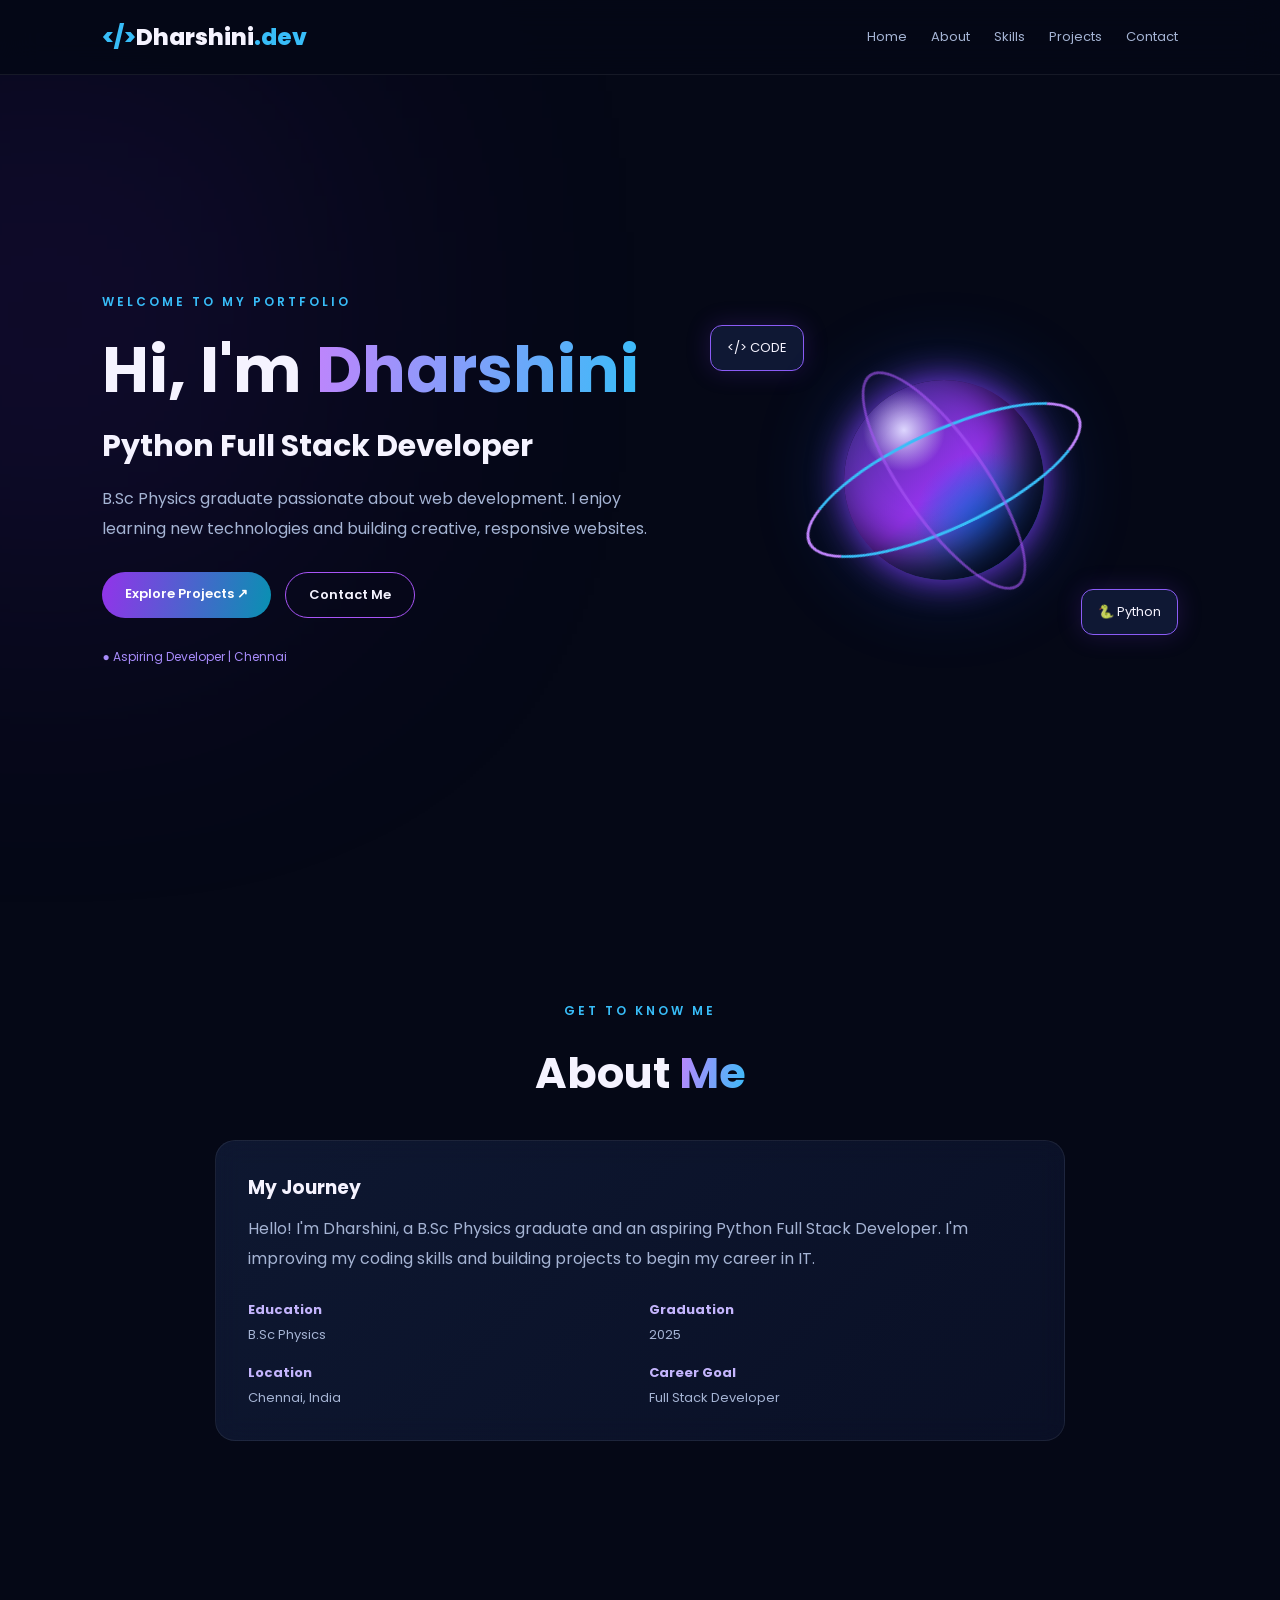
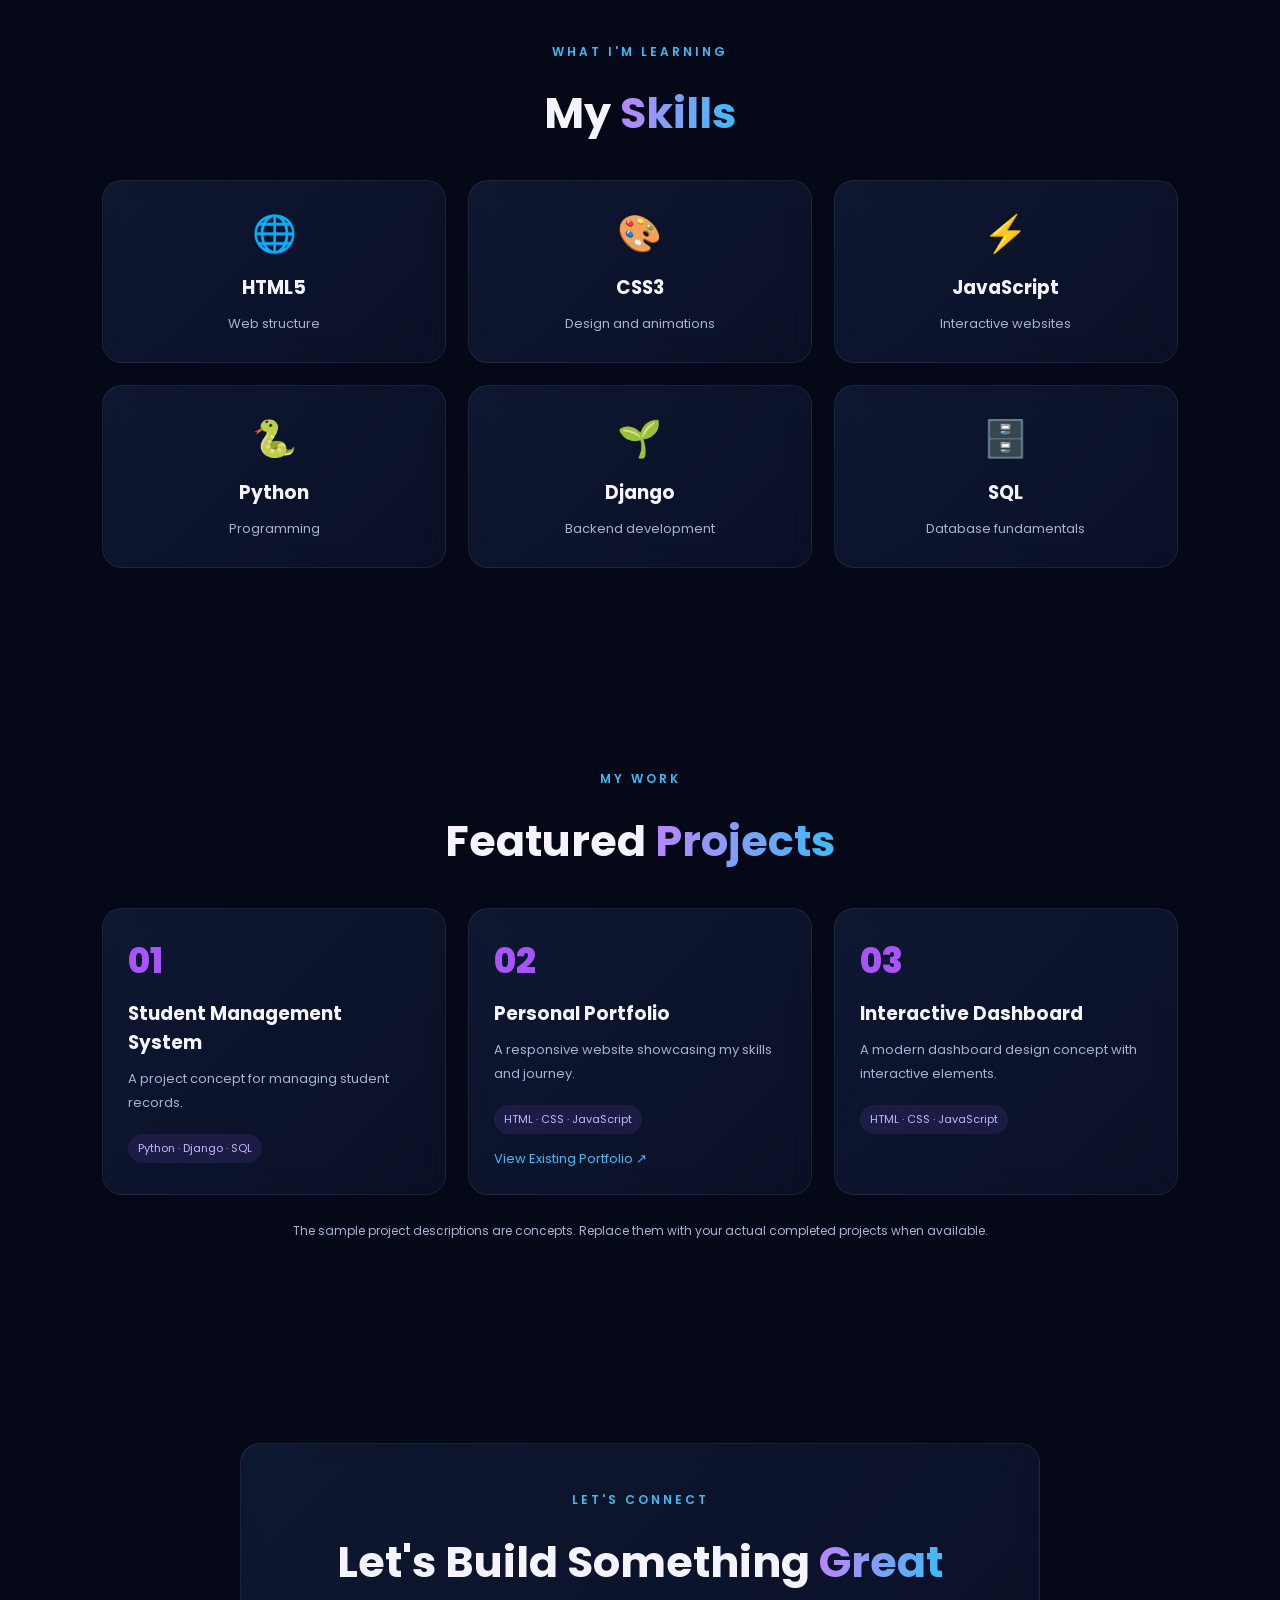
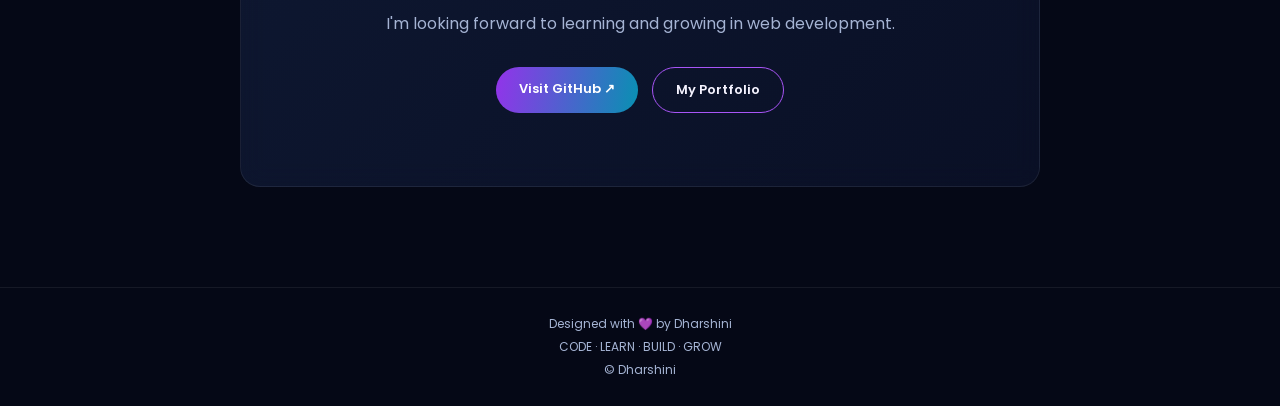
<file: index.html>
<!DOCTYPE html>
<html lang="en">
<head>
    <meta charset="UTF-8">
    <meta name="viewport" content="width=device-width, initial-scale=1.0">
    <title>Dharshini | Developer Portfolio</title>
    <link rel="stylesheet" href="style.css">
</head>
<body>

<header class="navbar">
    <a class="logo" href="#home" class="logo"><span class="logo-icon">&lt;/&gt;</span>Dharshini<span>.dev</span></a>

    <nav>
        <a href="#home">Home</a>
        <a href="#about">About</a>
        <a href="#skills">Skills</a>
        <a href="#projects">Projects</a>
        <a href="#contact">Contact</a>
    </nav>
</header>

<main>
    <section class="hero" id="home">
        <div class="hero-text reveal">
            <p class="eyebrow">WELCOME TO MY PORTFOLIO</p>
            <h1>Hi, I'm <span class="gradient">Dharshini</span></h1>
            <h2>Python Full Stack Developer</h2>

            <p class="description">
                B.Sc Physics graduate passionate about web development.
                I enjoy learning new technologies and building creative,
                responsive websites.
            </p>

            <div class="buttons">
                <a href="#projects" class="btn primary">Explore Projects ↗</a>
                <a href="#contact" class="btn secondary">Contact Me</a>
            </div>

            <p class="status">● Aspiring Developer | Chennai</p>
        </div>

        <div class="visual reveal" id="visual">
            <div class="float-card card-left">&lt;/&gt; CODE</div>

            <div class="planet-scene" id="planetScene">
                <div class="planet"></div>
                <div class="orbit orbit-one"></div>
                <div class="orbit orbit-two"></div>
            </div>

            <div class="float-card card-right">🐍 Python</div>
        </div>
    </section>

    <section class="section reveal" id="about">
        <p class="eyebrow">GET TO KNOW ME</p>
        <h2 class="section-title">About <span class="gradient">Me</span></h2>

        <div class="glass about-card">
            <h3>My Journey</h3>
            <p>
                Hello! I'm Dharshini, a B.Sc Physics graduate and an
                aspiring Python Full Stack Developer. I'm improving
                my coding skills and building projects to begin
                my career in IT.
            </p>

            <div class="facts">
                <div><strong>Education</strong><span>B.Sc Physics</span></div>
                <div><strong>Graduation</strong><span>2025</span></div>
                <div><strong>Location</strong><span>Chennai, India</span></div>
                <div><strong>Career Goal</strong><span>Full Stack Developer</span></div>
            </div>
        </div>
    </section>

    <section class="section reveal" id="skills">
        <p class="eyebrow">WHAT I'M LEARNING</p>
        <h2 class="section-title">My <span class="gradient">Skills</span></h2>

        <div class="skills-grid">
            <article class="glass skill-card">
                <span class="skill-icon">🌐</span>
                <h3>HTML5</h3>
                <p>Web structure</p>
            </article>

            <article class="glass skill-card">
                <span class="skill-icon">🎨</span>
                <h3>CSS3</h3>
                <p>Design and animations</p>
            </article>

            <article class="glass skill-card">
                <span class="skill-icon">⚡</span>
                <h3>JavaScript</h3>
                <p>Interactive websites</p>
            </article>

            <article class="glass skill-card">
                <span class="skill-icon">🐍</span>
                <h3>Python</h3>
                <p>Programming</p>
            </article>

            <article class="glass skill-card">
                <span class="skill-icon">🌱</span>
                <h3>Django</h3>
                <p>Backend development</p>
            </article>

            <article class="glass skill-card">
                <span class="skill-icon">🗄️</span>
                <h3>SQL</h3>
                <p>Database fundamentals</p>
            </article>
        </div>
    </section>

    <section class="section reveal" id="projects">
        <p class="eyebrow">MY WORK</p>
        <h2 class="section-title">Featured <span class="gradient">Projects</span></h2>

        <div class="projects-grid">
            <article class="glass project-card">
                <span class="project-number">01</span>
                <h3>Student Management System</h3>
                <p>A project concept for managing student records.</p>
                <span class="tech">Python · Django · SQL</span>
            </article>

            <article class="glass project-card">
                <span class="project-number">02</span>
                <h3>Personal Portfolio</h3>
                <p>A responsive website showcasing my skills and journey.</p>
                <span class="tech">HTML · CSS · JavaScript</span>
                <a href="https://dharshini2878-stack.github.io/dharshini-portfolio/"
                   target="_blank" rel="noopener noreferrer">
                    View Existing Portfolio ↗
                </a>
            </article>

            <article class="glass project-card">
                <span class="project-number">03</span>
                <h3>Interactive Dashboard</h3>
                <p>A modern dashboard design concept with interactive elements.</p>
                <span class="tech">HTML · CSS · JavaScript</span>
            </article>
        </div>

        <p class="note">
            The sample project descriptions are concepts. Replace them
            with your actual completed projects when available.
        </p>
    </section>

    <section class="section reveal" id="contact">
        <div class="glass contact-card">
            <p class="eyebrow">LET'S CONNECT</p>
            <h2 class="section-title">
                Let's Build Something <span class="gradient">Great</span>
            </h2>
            <p>I'm looking forward to learning and growing in web development.</p>

            <div class="buttons center">
                <a class="btn primary"
                   href="https://github.com/dharshini2878-stack"
                   target="_blank" rel="noopener noreferrer">
                    Visit GitHub ↗
                </a>
                <a class="btn secondary"
                   href="https://dharshini2878-stack.github.io/dharshini-portfolio/"
                   target="_blank" rel="noopener noreferrer">
                    My Portfolio
                </a>
            </div>
        </div>
    </section>
</main>

<footer>
    <p>Designed with 💜 by Dharshini</p>
    <p>CODE · LEARN · BUILD · GROW</p>
    <p>© <span id="year"></span> Dharshini</p>
</footer>

<script src="script.js"></script>
</body>
</html>
</file>
<file: style.css>
@import url('https://fonts.googleapis.com/css2?family=Poppins:wght@300;400;500;600;700;800&display=swap');

:root {
    --bg: #050816;
    --panel: #101a35;
    --purple: #a855f7;
    --blue: #38bdf8;
    --text: #f5f3ff;
    --muted: #a5b4d4;
}

* {
    margin: 0;
    padding: 0;
    box-sizing: border-box;
    scroll-behavior: smooth;
}

body {
    background: var(--bg);
    color: var(--text);
    font-family: 'Poppins', sans-serif;
    overflow-x: hidden;
    min-height: 100vh;
}

body::before {
    content: "";
    position: fixed;
    width: 450px;
    height: 450px;
    top: 10%;
    left: -180px;
    background: #7028e4;
    filter: blur(170px);
    opacity: 0.18;
    z-index: -1;
    pointer-events: none;
}

a {
    text-decoration: none;
    color: inherit;
}

.navbar {
    position: fixed;
    top: 0;
    left: 0;
    width: 100%;
    padding: 20px 8%;
    display: flex;
    justify-content: space-between;
    align-items: center;
    background: #050816e8;
    backdrop-filter: blur(18px);
    border-bottom: 1px solid #ffffff12;
    z-index: 100;
}

.logo {
    font-size: 23px;
    font-weight: 800;
    white-space: nowrap;
}

.logo span {
    color: var(--blue);
}

nav {
    display: flex;
    gap: 24px;
}

nav a {
    color: var(--muted);
    font-size: 13px;
    transition: color 0.3s;
}

nav a:hover {
    color: var(--blue);
}

.hero {
    min-height: 100vh;
    padding: 130px 8% 70px;
    display: grid;
    grid-template-columns: 1.1fr 0.9fr;
    align-items: center;
    gap: 35px;
}

.eyebrow {
    color: var(--blue);
    font-size: 12px;
    font-weight: 600;
    letter-spacing: 3px;
    margin-bottom: 18px;
}

h1 {
    font-size: clamp(38px, 5vw, 66px);
    line-height: 1.2;
}

.gradient {
    background: linear-gradient(100deg, #c084fc, #38bdf8);
    -webkit-background-clip: text;
    background-clip: text;
    color: transparent;
}

.hero h2 {
    font-size: clamp(20px, 2.5vw, 30px);
    margin: 15px 0;
}

p {
    color: var(--muted);
    line-height: 1.9;
}

.description {
    max-width: 550px;
}

.buttons {
    display: flex;
    flex-wrap: wrap;
    gap: 14px;
    margin: 28px 0;
}

.center {
    justify-content: center;
}

.btn {
    display: inline-block;
    padding: 12px 23px;
    border-radius: 30px;
    font-size: 13px;
    font-weight: 600;
    transition: 0.3s;
}

.primary {
    background: linear-gradient(100deg, #9333ea, #0891b2);
    color: white;
}

.secondary {
    border: 1px solid var(--purple);
}

.btn:hover {
    transform: translateY(-4px);
    box-shadow: 0 0 25px #9333ea55;
}

.status {
    font-size: 12px;
    color: #a78bfa;
}

.visual {
    min-height: 400px;
    position: relative;
    display: grid;
    place-items: center;
    perspective: 1000px;
}

.planet-scene {
    position: relative;
    width: 300px;
    height: 300px;
    display: grid;
    place-items: center;
    transform-style: preserve-3d;
    transition: transform 0.2s ease-out;
}

.planet {
    width: 200px;
    height: 200px;
    border-radius: 50%;
    background:
        radial-gradient(circle at 30% 25%, #ddd6fe, transparent 20%),
        radial-gradient(circle at 70% 70%, #2563eb, transparent 35%),
        linear-gradient(135deg, #312e81, #9333ea, #0891b2);
    box-shadow:
        inset -25px -20px 45px #020617,
        0 0 35px #7c3aed,
        0 0 90px #2563eb55;
    animation:
        planetFloat 4s ease-in-out infinite,
        planetGlow 5s linear infinite;
}

.orbit {
    position: absolute;
    width: 300px;
    height: 100px;
    border: 3px solid var(--blue);
    border-left-color: #c084fc;
    border-right-color: #c084fc;
    border-radius: 50%;
    pointer-events: none;
}

.orbit-one {
    transform: rotate(-25deg);
    animation: orbitPulse 3s ease-in-out infinite alternate;
}

.orbit-two {
    width: 260px;
    height: 85px;
    border-color: var(--purple);
    opacity: 0.6;
    transform: rotate(55deg);
    animation: orbitPulse 3s ease-in-out infinite alternate-reverse;
}

.float-card {
    position: absolute;
    padding: 12px 16px;
    border: 1px solid #8b5cf6;
    border-radius: 12px;
    background: #111b38e8;
    box-shadow: 0 0 25px #7c3aed35;
    font-size: 13px;
    animation: cardFloat 3s ease-in-out infinite;
}

.card-left {
    top: 45px;
    left: 0;
}

.card-right {
    bottom: 45px;
    right: 0;
    animation-delay: 1s;
}

.section {
    padding: 100px 8%;
    scroll-margin-top: 85px;
}

.section-title {
    text-align: center;
    font-size: clamp(30px, 4vw, 43px);
    margin-bottom: 35px;
}

.section > .eyebrow {
    text-align: center;
}

.glass {
    background: linear-gradient(135deg, #101a35dd, #0b1128dd);
    border: 1px solid #ffffff12;
    border-radius: 20px;
    backdrop-filter: blur(12px);
    transition: 0.35s;
}

.about-card {
    max-width: 850px;
    margin: auto;
    padding: 32px;
}

.about-card h3 {
    margin-bottom: 12px;
}

.facts {
    display: grid;
    grid-template-columns: repeat(2, 1fr);
    gap: 18px;
    margin-top: 25px;
}

.facts div {
    display: flex;
    flex-direction: column;
    gap: 5px;
}

.facts strong {
    font-size: 13px;
    color: #c4b5fd;
}

.facts span {
    color: var(--muted);
    font-size: 13px;
}

.skills-grid,
.projects-grid {
    display: grid;
    grid-template-columns: repeat(3, minmax(0, 1fr));
    gap: 22px;
}

.skill-card {
    padding: 25px;
    text-align: center;
}

.skill-icon {
    font-size: 36px;
    display: block;
    margin-bottom: 12px;
}

.skill-card h3,
.project-card h3 {
    margin-bottom: 10px;
}

.skill-card p,
.project-card p {
    font-size: 13px;
}

.skill-card:hover,
.project-card:hover,
.about-card:hover {
    transform: translateY(-7px);
    border-color: var(--purple);
    box-shadow: 0 15px 40px #7c3aed20;
}

.project-card {
    padding: 25px;
}

.project-number {
    display: inline-block;
    font-size: 35px;
    font-weight: 800;
    color: var(--purple);
    margin-bottom: 12px;
}

.tech {
    display: inline-block;
    margin-top: 18px;
    padding: 6px 10px;
    color: #c4b5fd;
    background: #8b5cf620;
    border-radius: 20px;
    font-size: 11px;
}

.project-card a {
    display: block;
    margin-top: 15px;
    color: var(--blue);
    font-size: 13px;
}

.note {
    font-size: 12px;
    text-align: center;
    margin-top: 25px;
}

.contact-card {
    max-width: 800px;
    padding: 45px 25px;
    margin: auto;
    text-align: center;
}

.contact-card .section-title {
    margin-bottom: 15px;
}

footer {
    text-align: center;
    padding: 25px;
    border-top: 1px solid #ffffff12;
}

footer p {
    font-size: 12px;
}

/* Reveal animation */
.reveal {
    opacity: 1;
    visibility: visible;
    transform: none;
}

/* Animate elements  */
.js-enabled .reveal {
    opacity: 0;
    transform: translateY(25px);
    transition: opacity 0.7s ease, transform 0.7s ease;
}

.js-enabled .reveal.show {
    opacity: 1;
    visibility: visible;
    transform: translateY(0);
}

@keyframes planetFloat {
    0%, 100% {
        transform: translateY(0) rotate(0deg);
    }
    50% {
        transform: translateY(-12px) rotate(5deg);
    }
}

@keyframes planetGlow {
    0%, 100% {
        filter: hue-rotate(0deg);
    }
    50% {
        filter: hue-rotate(25deg);
    }
}

@keyframes orbitPulse {
    from {
        box-shadow: 0 0 8px #38bdf840;
    }
    to {
        box-shadow: 0 0 25px #a855f780;
    }
}

@keyframes cardFloat {
    0%, 100% {
        translate: 0 0;
    }
    50% {
        translate: 0 -12px;
    }
}

@media (max-width: 800px) {
    .navbar {
        padding: 15px 5%;
    }

    nav {
        gap: 12px;
    }

    nav a {
        font-size: 11px;
    }

    .logo {
        font-size: 18px;
    }

    .hero {
        grid-template-columns: 1fr;
        text-align: center;
        padding-left: 6%;
        padding-right: 6%;
    }

    .description {
        margin: auto;
    }

    .buttons {
        justify-content: center;
    }

    .visual {
        min-height: 340px;
    }

    .section {
        padding: 75px 6%;
    }

    .skills-grid,
    .projects-grid {
        grid-template-columns: repeat(2, minmax(0, 1fr));
    }
}

@media (max-width: 520px) {
    .navbar {
        flex-direction: column;
        gap: 12px;
    }

    nav {
        flex-wrap: wrap;
        justify-content: center;
    }

    .skills-grid,
    .projects-grid {
        grid-template-columns: 1fr;
    }

    .planet {
        width: 165px;
        height: 165px;
    }

    .planet-scene {
        width: 260px;
        height: 260px;
    }

    .orbit {
        width: 260px;
        height: 85px;
    }

    .orbit-two {
        width: 235px;
        height: 75px;
    }

    .float-card {
        font-size: 11px;
        padding: 8px;
    }

    .card-left {
        left: -10px;
    }

    .card-right {
        right: -10px;
    }

    .facts {
        grid-template-columns: 1fr;
    }

    .about-card {
        padding: 22px;
    }
}

@media (prefers-reduced-motion: reduce) {
    *,
    *::before,
    *::after {
        scroll-behavior: auto !important;
        animation-duration: 0.01ms !important;
        animation-iteration-count: 1 !important;
        transition-duration: 0.01ms !important;
    }
}
</file>
